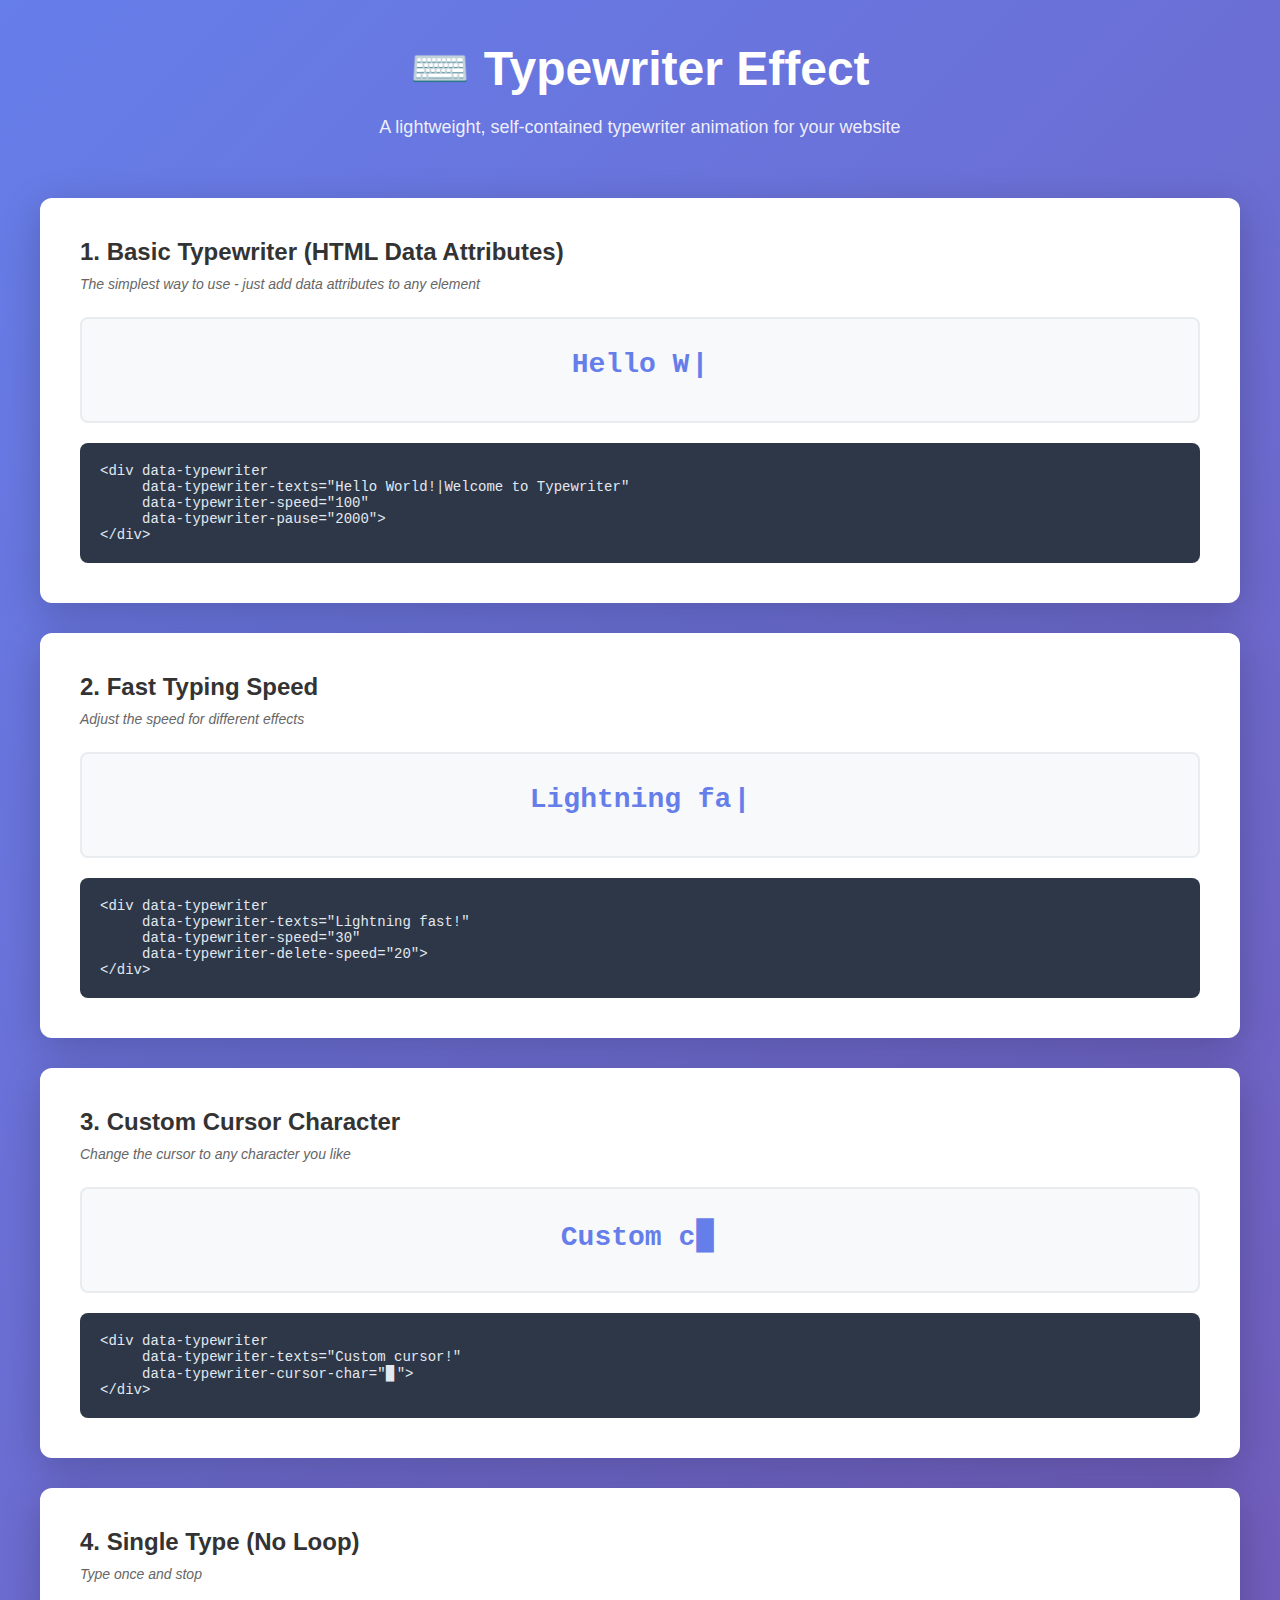
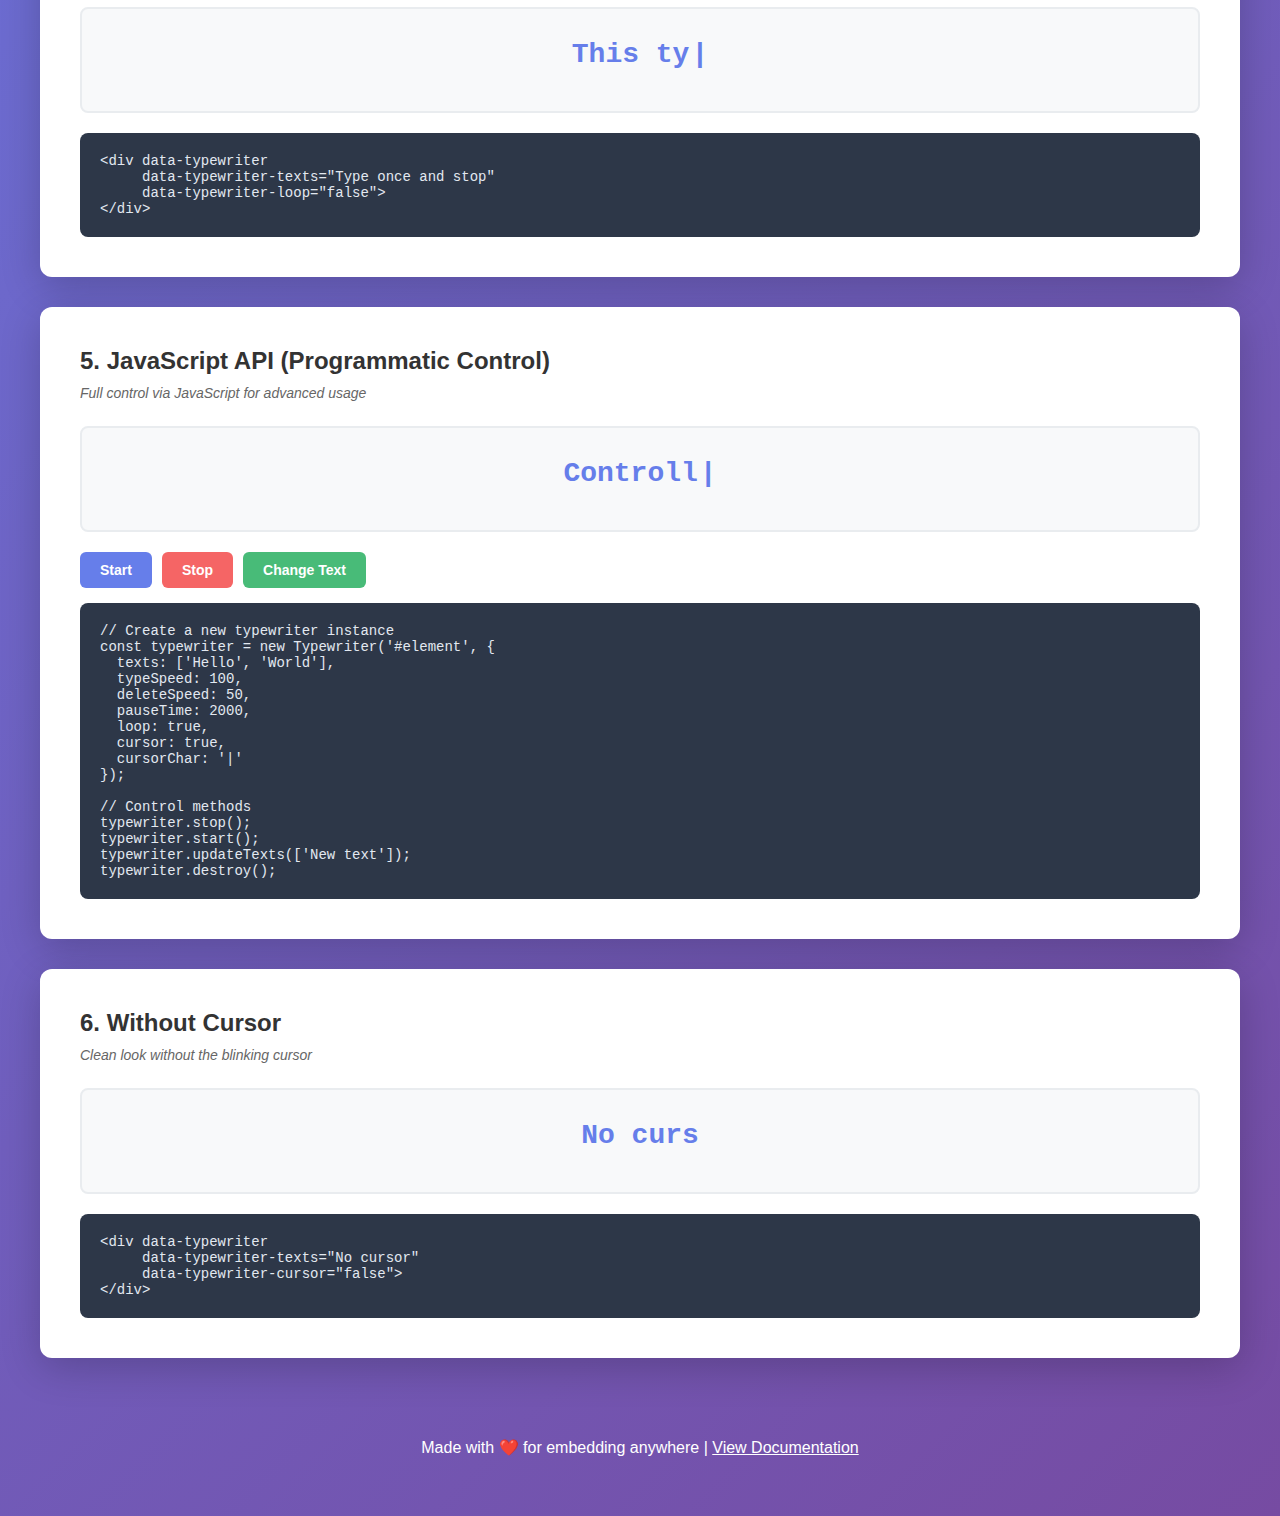
<file: demo/index.html>
<!DOCTYPE html>
<html lang="en">
<head>
  <meta charset="UTF-8">
  <meta name="viewport" content="width=device-width, initial-scale=1.0">
  <title>Typewriter Effect - Demo</title>
  <link rel="stylesheet" href="../typewriter.css">
  <style>
    * {
      margin: 0;
      padding: 0;
      box-sizing: border-box;
    }

    body {
      font-family: -apple-system, BlinkMacSystemFont, 'Segoe UI', Roboto, Oxygen, Ubuntu, Cantarell, sans-serif;
      background: linear-gradient(135deg, #667eea 0%, #764ba2 100%);
      min-height: 100vh;
      padding: 40px 20px;
    }

    .container {
      max-width: 1200px;
      margin: 0 auto;
    }

    h1 {
      color: white;
      text-align: center;
      margin-bottom: 20px;
      font-size: 48px;
    }

    .subtitle {
      color: rgba(255, 255, 255, 0.9);
      text-align: center;
      margin-bottom: 60px;
      font-size: 18px;
    }

    .demo-section {
      background: white;
      border-radius: 12px;
      padding: 40px;
      margin-bottom: 30px;
      box-shadow: 0 10px 40px rgba(0, 0, 0, 0.2);
    }

    .demo-section h2 {
      color: #333;
      margin-bottom: 10px;
      font-size: 24px;
    }

    .demo-section .description {
      color: #666;
      margin-bottom: 25px;
      font-size: 14px;
      font-style: italic;
    }

    .demo-box {
      background: #f8f9fa;
      border: 2px solid #e9ecef;
      border-radius: 8px;
      padding: 30px;
      min-height: 80px;
      display: flex;
      align-items: center;
      justify-content: center;
      margin-bottom: 20px;
    }

    .demo-box .typewriter-container {
      font-size: 28px;
      color: #667eea;
      font-weight: 600;
    }

    .code-block {
      background: #2d3748;
      color: #e2e8f0;
      padding: 20px;
      border-radius: 8px;
      overflow-x: auto;
      font-family: 'Courier New', Courier, monospace;
      font-size: 14px;
      margin-top: 15px;
    }

    .code-block pre {
      margin: 0;
    }

    .controls {
      display: flex;
      gap: 10px;
      margin-top: 20px;
      flex-wrap: wrap;
    }

    .btn {
      background: #667eea;
      color: white;
      border: none;
      padding: 10px 20px;
      border-radius: 6px;
      cursor: pointer;
      font-size: 14px;
      font-weight: 600;
      transition: background 0.2s;
    }

    .btn:hover {
      background: #5568d3;
    }

    .btn.secondary {
      background: #48bb78;
    }

    .btn.secondary:hover {
      background: #38a169;
    }

    .btn.danger {
      background: #f56565;
    }

    .btn.danger:hover {
      background: #e53e3e;
    }

    footer {
      text-align: center;
      color: white;
      margin-top: 60px;
      padding: 20px;
    }

    footer a {
      color: white;
      text-decoration: underline;
    }
  </style>
</head>
<body>
  <div class="container">
    <h1>⌨️ Typewriter Effect</h1>
    <p class="subtitle">A lightweight, self-contained typewriter animation for your website</p>

    <!-- Demo 1: Basic Usage -->
    <div class="demo-section">
      <h2>1. Basic Typewriter (HTML Data Attributes)</h2>
      <p class="description">The simplest way to use - just add data attributes to any element</p>
      
      <div class="demo-box">
        <div 
          class="typewriter-container" 
          data-typewriter
          data-typewriter-texts="Hello World!|Welcome to Typewriter Effect|Easy to use and customize"
          data-typewriter-speed="100"
          data-typewriter-pause="2000">
        </div>
      </div>

      <div class="code-block">
        <pre>&lt;div data-typewriter
     data-typewriter-texts="Hello World!|Welcome to Typewriter"
     data-typewriter-speed="100"
     data-typewriter-pause="2000"&gt;
&lt;/div&gt;</pre>
      </div>
    </div>

    <!-- Demo 2: Fast Typing -->
    <div class="demo-section">
      <h2>2. Fast Typing Speed</h2>
      <p class="description">Adjust the speed for different effects</p>
      
      <div class="demo-box">
        <div 
          class="typewriter-container" 
          data-typewriter
          data-typewriter-texts="Lightning fast typing!|Watch this speed!|Super quick!"
          data-typewriter-speed="30"
          data-typewriter-delete-speed="20"
          data-typewriter-pause="1500">
        </div>
      </div>

      <div class="code-block">
        <pre>&lt;div data-typewriter
     data-typewriter-texts="Lightning fast!"
     data-typewriter-speed="30"
     data-typewriter-delete-speed="20"&gt;
&lt;/div&gt;</pre>
      </div>
    </div>

    <!-- Demo 3: Custom Cursor -->
    <div class="demo-section">
      <h2>3. Custom Cursor Character</h2>
      <p class="description">Change the cursor to any character you like</p>
      
      <div class="demo-box">
        <div 
          class="typewriter-container" 
          data-typewriter
          data-typewriter-texts="Custom cursor ▊|Try different styles!|Be creative!"
          data-typewriter-cursor-char="▊"
          data-typewriter-speed="80">
        </div>
      </div>

      <div class="code-block">
        <pre>&lt;div data-typewriter
     data-typewriter-texts="Custom cursor!"
     data-typewriter-cursor-char="▊"&gt;
&lt;/div&gt;</pre>
      </div>
    </div>

    <!-- Demo 4: No Loop -->
    <div class="demo-section">
      <h2>4. Single Type (No Loop)</h2>
      <p class="description">Type once and stop</p>
      
      <div class="demo-box">
        <div 
          class="typewriter-container" 
          data-typewriter
          data-typewriter-texts="This types once and stops"
          data-typewriter-loop="false"
          data-typewriter-speed="80">
        </div>
      </div>

      <div class="code-block">
        <pre>&lt;div data-typewriter
     data-typewriter-texts="Type once and stop"
     data-typewriter-loop="false"&gt;
&lt;/div&gt;</pre>
      </div>
    </div>

    <!-- Demo 5: JavaScript API -->
    <div class="demo-section">
      <h2>5. JavaScript API (Programmatic Control)</h2>
      <p class="description">Full control via JavaScript for advanced usage</p>
      
      <div class="demo-box">
        <div id="js-typewriter" class="typewriter-container"></div>
      </div>

      <div class="controls">
        <button class="btn" onclick="startDemo5()">Start</button>
        <button class="btn danger" onclick="stopDemo5()">Stop</button>
        <button class="btn secondary" onclick="updateDemo5()">Change Text</button>
      </div>

      <div class="code-block">
        <pre>// Create a new typewriter instance
const typewriter = new Typewriter('#element', {
  texts: ['Hello', 'World'],
  typeSpeed: 100,
  deleteSpeed: 50,
  pauseTime: 2000,
  loop: true,
  cursor: true,
  cursorChar: '|'
});

// Control methods
typewriter.stop();
typewriter.start();
typewriter.updateTexts(['New text']);
typewriter.destroy();</pre>
      </div>
    </div>

    <!-- Demo 6: No Cursor -->
    <div class="demo-section">
      <h2>6. Without Cursor</h2>
      <p class="description">Clean look without the blinking cursor</p>
      
      <div class="demo-box">
        <div 
          class="typewriter-container" 
          data-typewriter
          data-typewriter-texts="No cursor here|Just smooth typing|Clean and simple"
          data-typewriter-cursor="false"
          data-typewriter-speed="90">
        </div>
      </div>

      <div class="code-block">
        <pre>&lt;div data-typewriter
     data-typewriter-texts="No cursor"
     data-typewriter-cursor="false"&gt;
&lt;/div&gt;</pre>
      </div>
    </div>

    <footer>
      <p>Made with ❤️ for embedding anywhere | <a href="../README.md">View Documentation</a></p>
    </footer>
  </div>

  <script src="../typewriter.js"></script>
  <script>
    // Demo 5: JavaScript API example
    let demo5Instance;

    function startDemo5() {
      if (demo5Instance) {
        demo5Instance.destroy();
      }
      demo5Instance = new Typewriter('#js-typewriter', {
        texts: ['Controlled via JavaScript!', 'Start, stop, or update!', 'Full API control!'],
        typeSpeed: 80,
        deleteSpeed: 40,
        pauseTime: 2000,
        loop: true
      });
    }

    function stopDemo5() {
      if (demo5Instance) {
        demo5Instance.stop();
      }
    }

    function updateDemo5() {
      if (demo5Instance) {
        demo5Instance.updateTexts(['New text added!', 'You can change it anytime!', 'Pretty cool, right?']);
      }
    }

    // Auto-start demo 5
    startDemo5();
  </script>
</body>
</html>
</file>
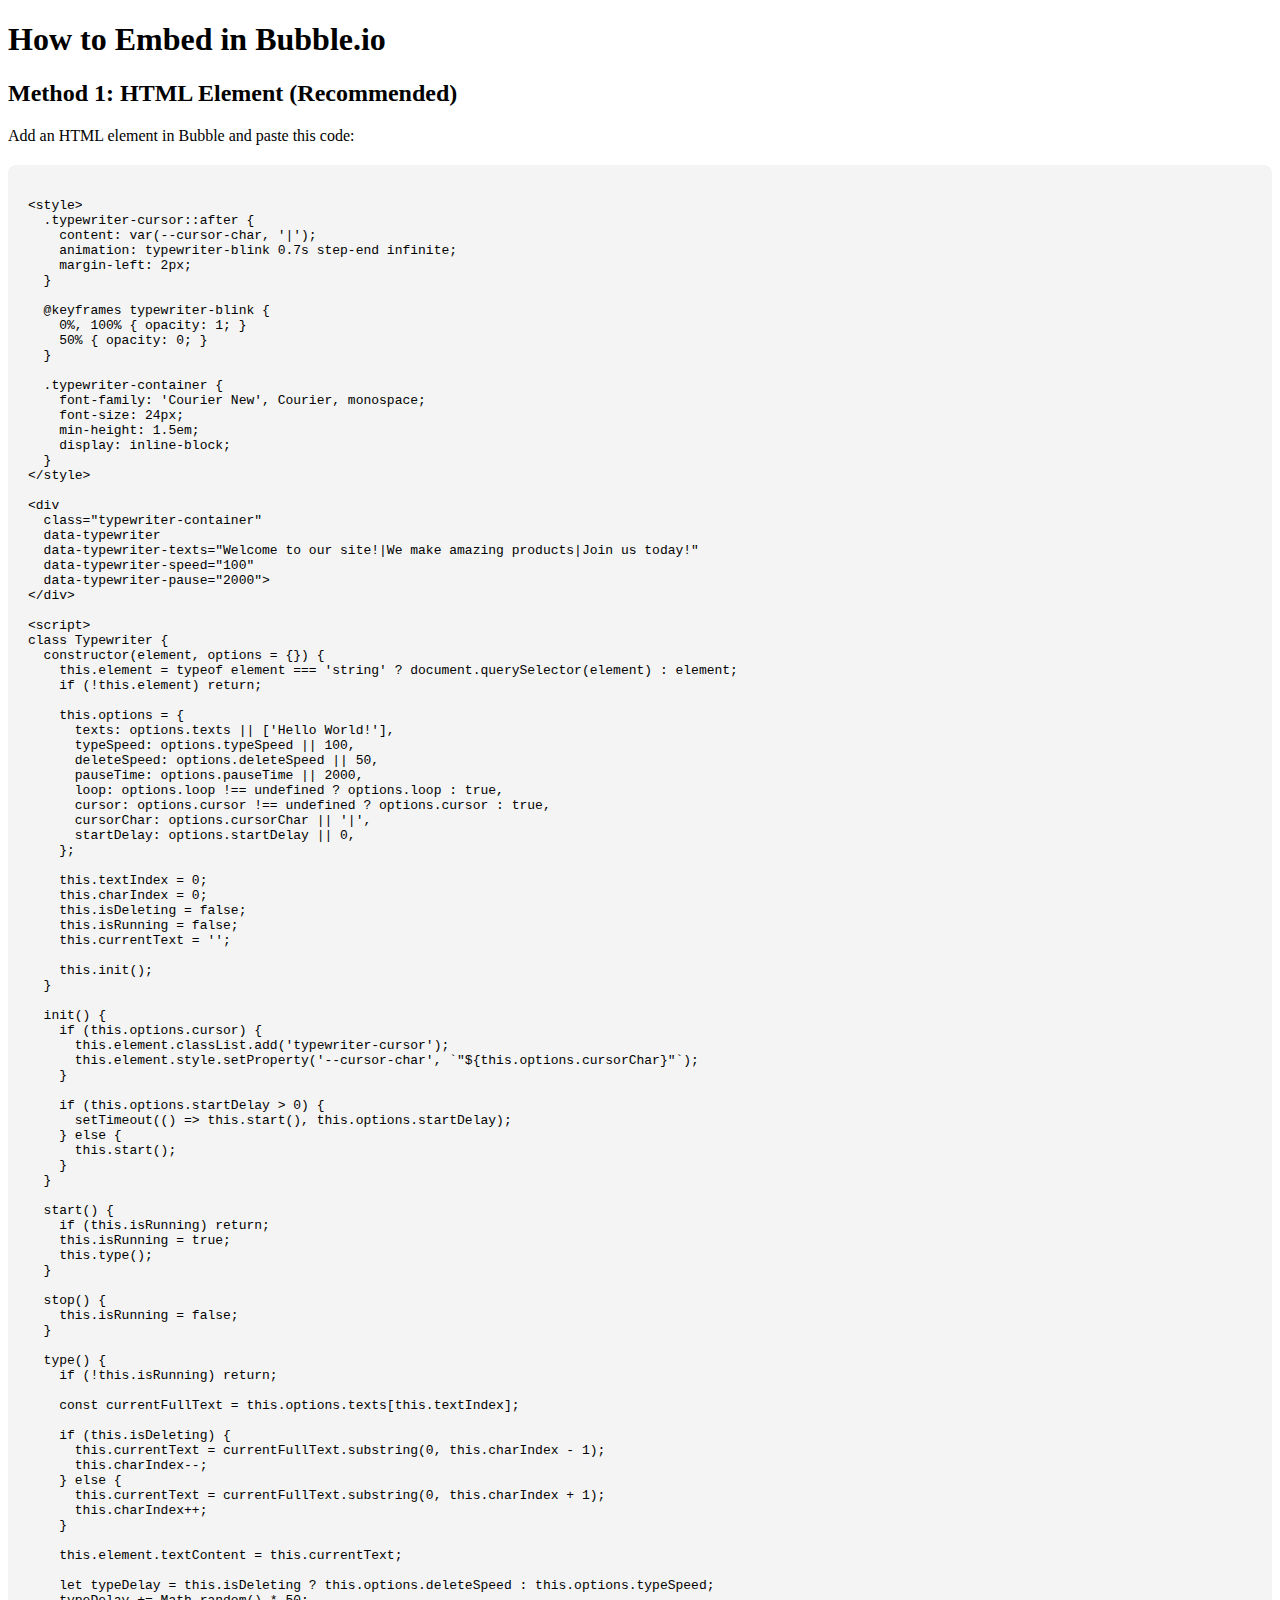
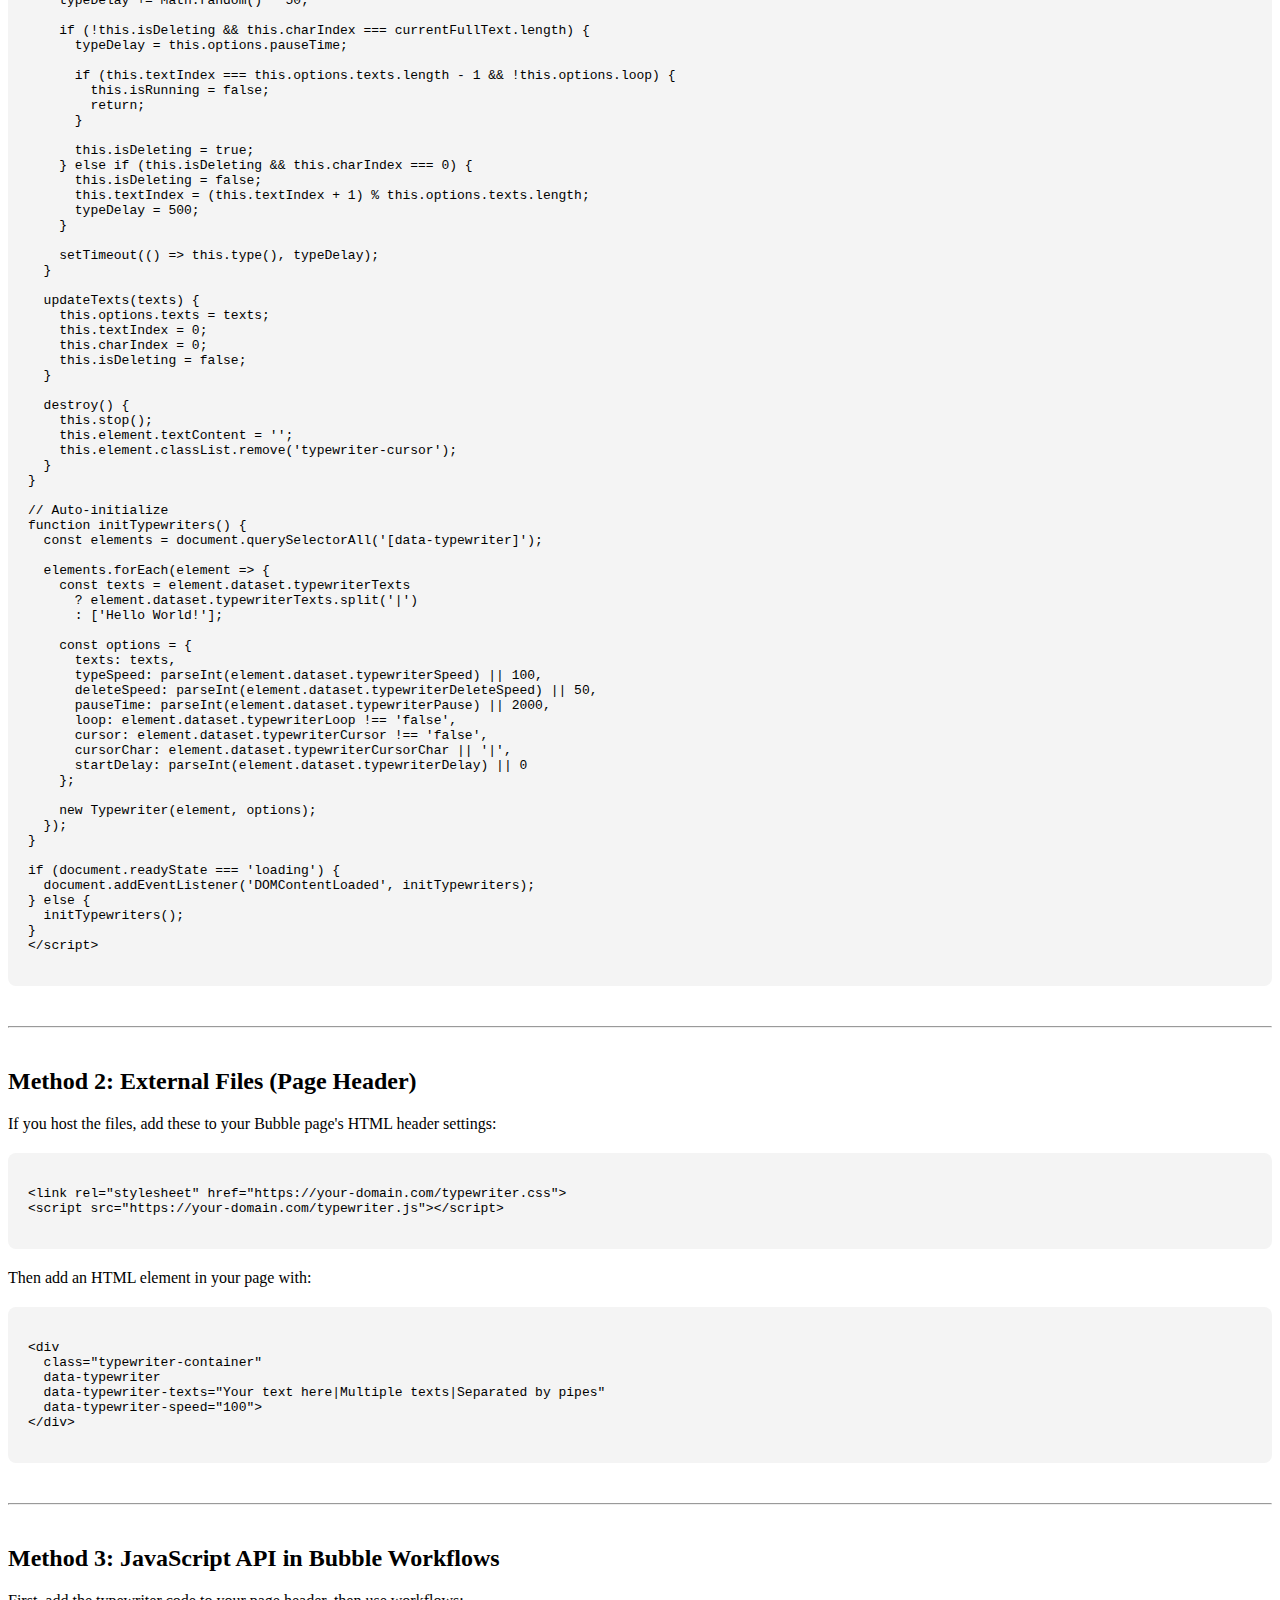
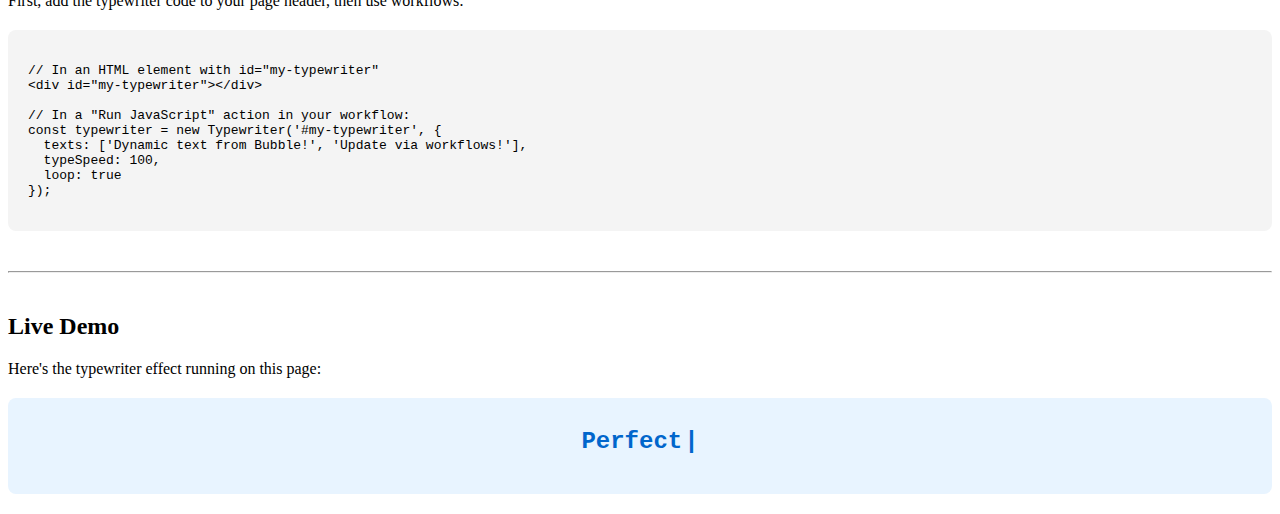
<file: bubble-embed.html>
<!DOCTYPE html>
<html lang="en">
<head>
  <meta charset="UTF-8">
  <meta name="viewport" content="width=device-width, initial-scale=1.0">
  <title>Bubble.io Embed Example</title>
</head>
<body>
  <h1>How to Embed in Bubble.io</h1>
  
  <h2>Method 1: HTML Element (Recommended)</h2>
  <p>Add an HTML element in Bubble and paste this code:</p>
  
  <div style="background: #f4f4f4; padding: 20px; margin: 20px 0; border-radius: 8px;">
    <pre><code>&lt;style&gt;
  .typewriter-cursor::after {
    content: var(--cursor-char, '|');
    animation: typewriter-blink 0.7s step-end infinite;
    margin-left: 2px;
  }
  
  @keyframes typewriter-blink {
    0%, 100% { opacity: 1; }
    50% { opacity: 0; }
  }
  
  .typewriter-container {
    font-family: 'Courier New', Courier, monospace;
    font-size: 24px;
    min-height: 1.5em;
    display: inline-block;
  }
&lt;/style&gt;

&lt;div 
  class="typewriter-container" 
  data-typewriter
  data-typewriter-texts="Welcome to our site!|We make amazing products|Join us today!"
  data-typewriter-speed="100"
  data-typewriter-pause="2000"&gt;
&lt;/div&gt;

&lt;script&gt;
class Typewriter {
  constructor(element, options = {}) {
    this.element = typeof element === 'string' ? document.querySelector(element) : element;
    if (!this.element) return;

    this.options = {
      texts: options.texts || ['Hello World!'],
      typeSpeed: options.typeSpeed || 100,
      deleteSpeed: options.deleteSpeed || 50,
      pauseTime: options.pauseTime || 2000,
      loop: options.loop !== undefined ? options.loop : true,
      cursor: options.cursor !== undefined ? options.cursor : true,
      cursorChar: options.cursorChar || '|',
      startDelay: options.startDelay || 0,
    };

    this.textIndex = 0;
    this.charIndex = 0;
    this.isDeleting = false;
    this.isRunning = false;
    this.currentText = '';
    
    this.init();
  }

  init() {
    if (this.options.cursor) {
      this.element.classList.add('typewriter-cursor');
      this.element.style.setProperty('--cursor-char', `"${this.options.cursorChar}"`);
    }

    if (this.options.startDelay > 0) {
      setTimeout(() => this.start(), this.options.startDelay);
    } else {
      this.start();
    }
  }

  start() {
    if (this.isRunning) return;
    this.isRunning = true;
    this.type();
  }

  stop() {
    this.isRunning = false;
  }

  type() {
    if (!this.isRunning) return;

    const currentFullText = this.options.texts[this.textIndex];
    
    if (this.isDeleting) {
      this.currentText = currentFullText.substring(0, this.charIndex - 1);
      this.charIndex--;
    } else {
      this.currentText = currentFullText.substring(0, this.charIndex + 1);
      this.charIndex++;
    }

    this.element.textContent = this.currentText;

    let typeDelay = this.isDeleting ? this.options.deleteSpeed : this.options.typeSpeed;
    typeDelay += Math.random() * 50;

    if (!this.isDeleting && this.charIndex === currentFullText.length) {
      typeDelay = this.options.pauseTime;
      
      if (this.textIndex === this.options.texts.length - 1 && !this.options.loop) {
        this.isRunning = false;
        return;
      }
      
      this.isDeleting = true;
    } else if (this.isDeleting && this.charIndex === 0) {
      this.isDeleting = false;
      this.textIndex = (this.textIndex + 1) % this.options.texts.length;
      typeDelay = 500;
    }

    setTimeout(() => this.type(), typeDelay);
  }

  updateTexts(texts) {
    this.options.texts = texts;
    this.textIndex = 0;
    this.charIndex = 0;
    this.isDeleting = false;
  }

  destroy() {
    this.stop();
    this.element.textContent = '';
    this.element.classList.remove('typewriter-cursor');
  }
}

// Auto-initialize
function initTypewriters() {
  const elements = document.querySelectorAll('[data-typewriter]');
  
  elements.forEach(element => {
    const texts = element.dataset.typewriterTexts 
      ? element.dataset.typewriterTexts.split('|') 
      : ['Hello World!'];
    
    const options = {
      texts: texts,
      typeSpeed: parseInt(element.dataset.typewriterSpeed) || 100,
      deleteSpeed: parseInt(element.dataset.typewriterDeleteSpeed) || 50,
      pauseTime: parseInt(element.dataset.typewriterPause) || 2000,
      loop: element.dataset.typewriterLoop !== 'false',
      cursor: element.dataset.typewriterCursor !== 'false',
      cursorChar: element.dataset.typewriterCursorChar || '|',
      startDelay: parseInt(element.dataset.typewriterDelay) || 0
    };

    new Typewriter(element, options);
  });
}

if (document.readyState === 'loading') {
  document.addEventListener('DOMContentLoaded', initTypewriters);
} else {
  initTypewriters();
}
&lt;/script&gt;</code></pre>
  </div>

  <hr style="margin: 40px 0;">

  <h2>Method 2: External Files (Page Header)</h2>
  <p>If you host the files, add these to your Bubble page's HTML header settings:</p>
  
  <div style="background: #f4f4f4; padding: 20px; margin: 20px 0; border-radius: 8px;">
    <pre><code>&lt;link rel="stylesheet" href="https://your-domain.com/typewriter.css"&gt;
&lt;script src="https://your-domain.com/typewriter.js"&gt;&lt;/script&gt;</code></pre>
  </div>

  <p>Then add an HTML element in your page with:</p>
  
  <div style="background: #f4f4f4; padding: 20px; margin: 20px 0; border-radius: 8px;">
    <pre><code>&lt;div 
  class="typewriter-container" 
  data-typewriter
  data-typewriter-texts="Your text here|Multiple texts|Separated by pipes"
  data-typewriter-speed="100"&gt;
&lt;/div&gt;</code></pre>
  </div>

  <hr style="margin: 40px 0;">

  <h2>Method 3: JavaScript API in Bubble Workflows</h2>
  <p>First, add the typewriter code to your page header, then use workflows:</p>
  
  <div style="background: #f4f4f4; padding: 20px; margin: 20px 0; border-radius: 8px;">
    <pre><code>// In an HTML element with id="my-typewriter"
&lt;div id="my-typewriter"&gt;&lt;/div&gt;

// In a "Run JavaScript" action in your workflow:
const typewriter = new Typewriter('#my-typewriter', {
  texts: ['Dynamic text from Bubble!', 'Update via workflows!'],
  typeSpeed: 100,
  loop: true
});</code></pre>
  </div>

  <hr style="margin: 40px 0;">

  <h2>Live Demo</h2>
  <p>Here's the typewriter effect running on this page:</p>
  
  <style>
    .typewriter-cursor::after {
      content: var(--cursor-char, '|');
      animation: typewriter-blink 0.7s step-end infinite;
      margin-left: 2px;
    }
    
    @keyframes typewriter-blink {
      0%, 100% { opacity: 1; }
      50% { opacity: 0; }
    }
    
    .typewriter-container {
      font-family: 'Courier New', Courier, monospace;
      font-size: 24px;
      min-height: 1.5em;
      display: inline-block;
    }

    .demo-box {
      background: #e8f4ff;
      padding: 30px;
      border-radius: 8px;
      margin: 20px 0;
      text-align: center;
    }
  </style>

  <div class="demo-box">
    <div 
      class="typewriter-container" 
      data-typewriter
      data-typewriter-texts="Perfect for Bubble.io!|Easy to embed|No dependencies|Fully customizable"
      data-typewriter-speed="80"
      data-typewriter-pause="2000"
      style="color: #0066cc; font-weight: bold;">
    </div>
  </div>

  <script src="typewriter.js"></script>
</body>
</html>
</file>
<file: typewriter.css>
/**
 * Typewriter Effect Styles
 * Minimal CSS for the typewriter cursor animation
 */

.typewriter-cursor::after {
  content: var(--cursor-char, '|');
  animation: typewriter-blink 0.7s step-end infinite;
  margin-left: 2px;
}

@keyframes typewriter-blink {
  0%, 100% {
    opacity: 1;
  }
  50% {
    opacity: 0;
  }
}

/* Optional: Base styling for typewriter containers */
.typewriter-container {
  font-family: 'Courier New', Courier, monospace;
  font-size: 24px;
  min-height: 1.5em;
  display: inline-block;
}

/* Smooth typing appearance */
.typewriter-cursor {
  display: inline-block;
  white-space: nowrap;
}

/* Optional: Different cursor styles */
.typewriter-cursor.cursor-block::after {
  background-color: currentColor;
  color: transparent;
  content: '\00a0';
  margin-left: 0;
  animation: typewriter-blink-block 0.7s step-end infinite;
}

@keyframes typewriter-blink-block {
  0%, 100% {
    opacity: 1;
  }
  50% {
    opacity: 0;
  }
}

.typewriter-cursor.cursor-underline::after {
  content: '_';
  animation: typewriter-blink 0.7s step-end infinite;
}

/* No cursor variation */
.typewriter-cursor.no-cursor::after {
  display: none;
}
</file>
